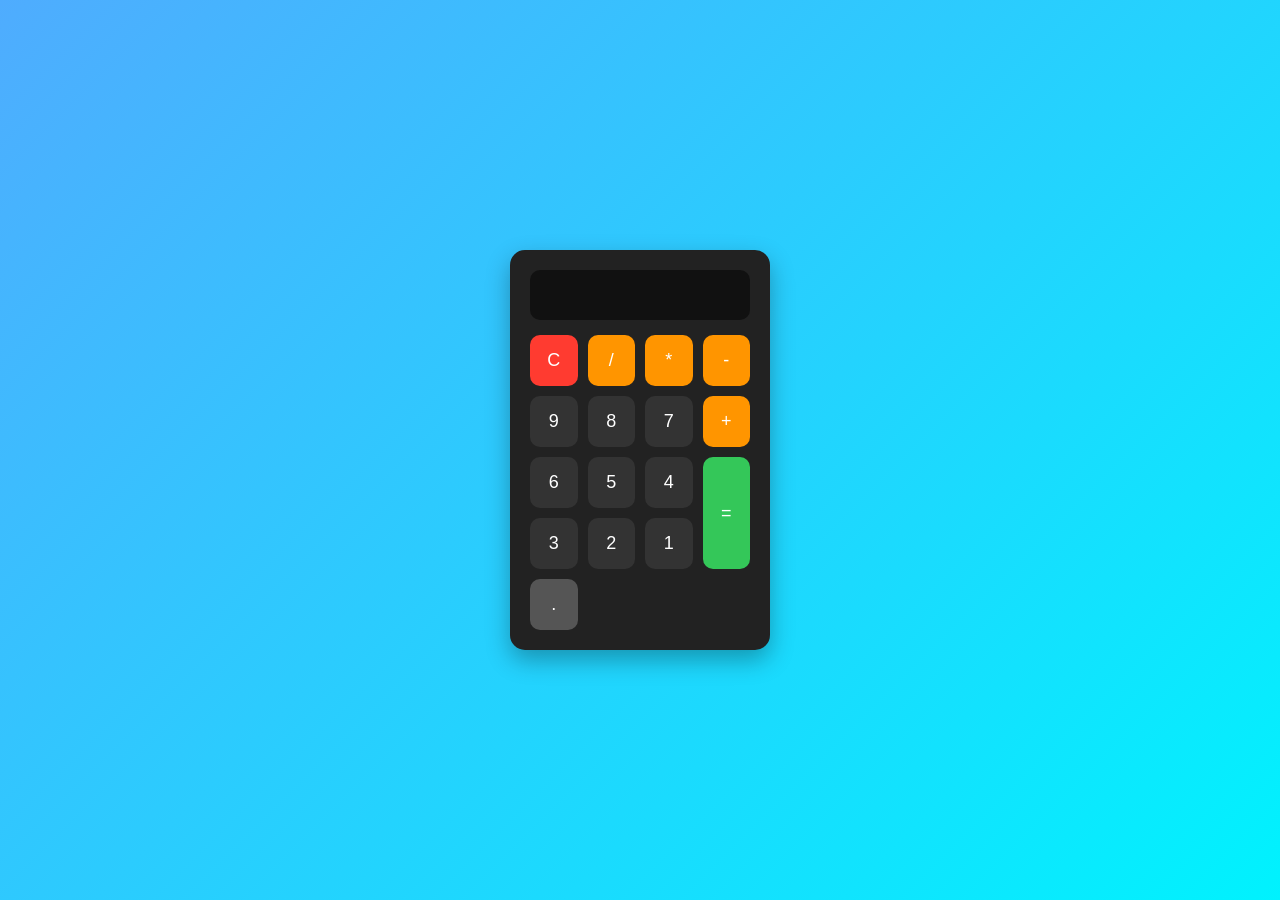
<file: calculator/index.html>
<!DOCTYPE html>
<html lang="en">
<head>
  <meta charset="UTF-8">
  <title>Calculator</title>
  <link rel="stylesheet" href="index.css">
</head>
<body>
  <div class="calculator">
    <input type="text" id="result" readonly>
    <div class="btns">
      <button class="clear">C</button>
      <button class="operator">/</button>
      <button class="operator">*</button>
      <button class="operator">-</button>
      <button class="number">9</button>
      <button class="number">8</button>
      <button class="number">7</button>
      <button class="operator">+</button>
      <button class="number">6</button>
      <button class="number">5</button>
      <button class="number">4</button>
      <button class="equal">=</button>
      <button class="number">3</button>
      <button class="number">2</button>
      <button class="number">1</button>
      <button class="decimal">.</button>
    </div>
  </div>
<script src="index.js"></script>
</body>
</html>
</file>
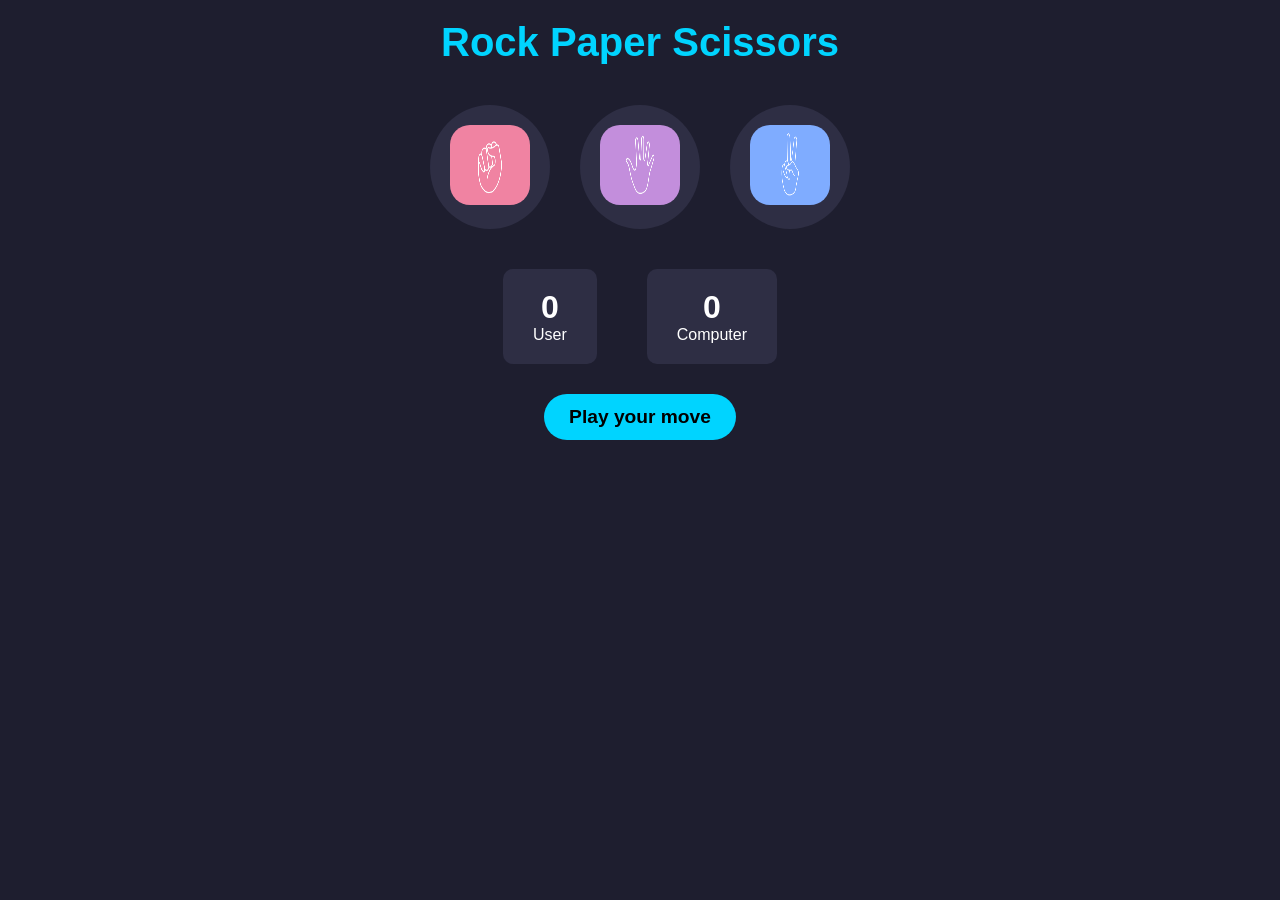
<file: Rock_paper_scisor-Games/index.html>
<!DOCTYPE html>
<html lang="en">
<head>
    <meta charset="UTF-8">
    <meta name="viewport" content="width=device-width, initial-scale=1.0">
    <title>Rock Paper Scissors game</title>
    <link rel="stylesheet" href="index.css">
</head>
<body>
    <h1>Rock Paper Scissors</h1>
    <div class="choices">
        <div class="choice" id="rock">
            <img src="rock.png">
        </div>
        <div class="choice" id="paper">
            <img src="paper.png">
        </div>
        <div class="choice" id="scissor">
            <img src="scissors.png">
        </div>
    </div>
    <div class="score_Board">
        <div class="score">
            <p id="user_Score">0</p>
            <p>User</p>
        </div>
        <div class="score">
            <p id="computer_Score">0</p>
            <p>Computer</p>
        </div>
    </div>
    <div class="msg_Container">
        <p id="msg">Play your move</p>
    </div>
    <script src="index.js"></script>
</body>
</html>
</file>
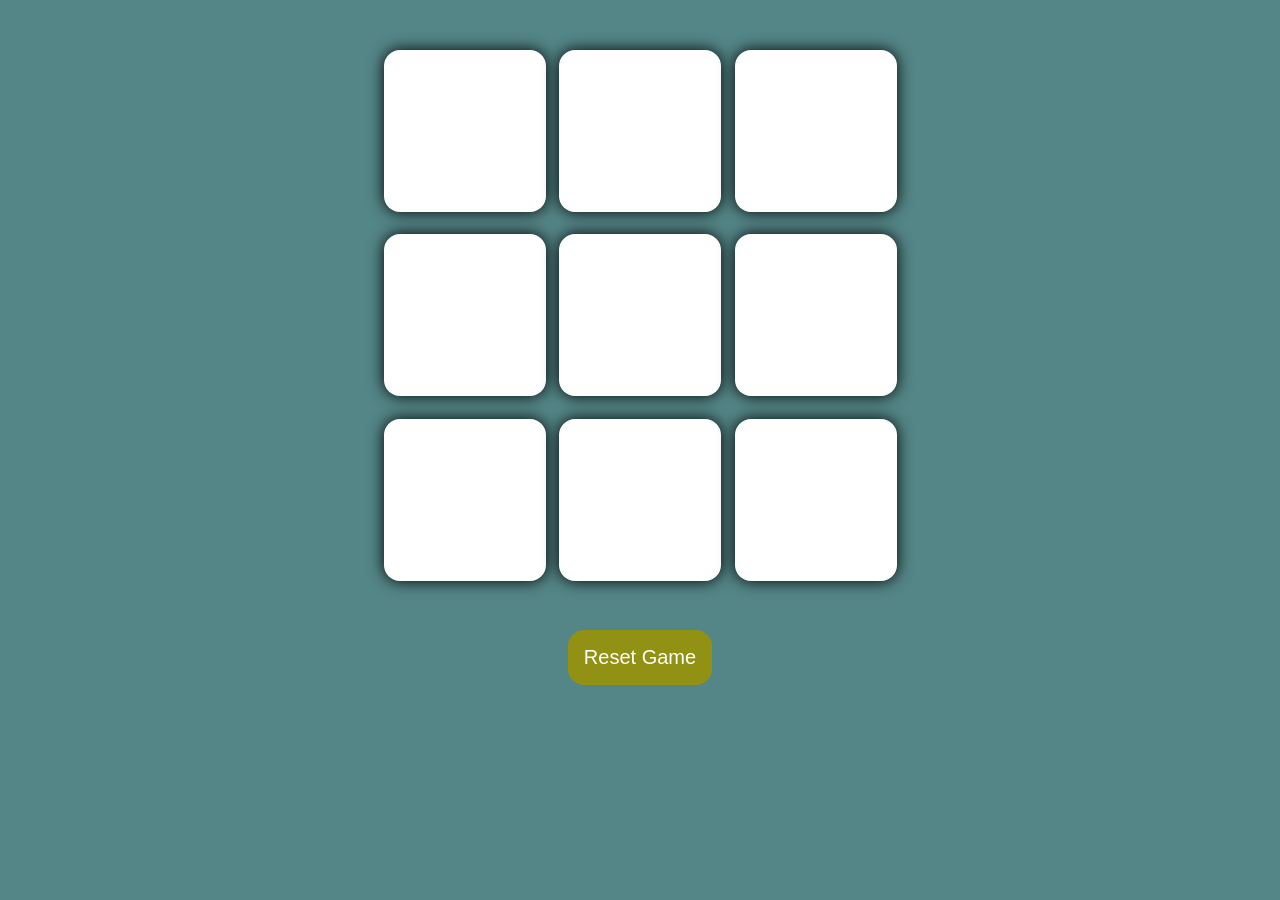
<file: Tic-Tac-Toe_Games/index.html>
<!DOCTYPE html>
<html lang="en">
<head>
    <meta charset="UTF-8">
    <meta name="viewport" content="width=device-width, initial-scale=1.0">
    <title>Tictok</title>
    <link rel="stylesheet" href="index.css">
</head>
<body>
    <div class="msg_container hide">
        <p class="msg">winner</p>
        <button id="new_btn">New Game</button>
    </div>
    <main>
        <!--h1>Tic Tac Toe</h1-->
        <div class="container">
        <div class="game">
            <button class="box"></button>
            <button class="box"></button>
            <button class="box"></button>
            <button class="box"></button>
            <button class="box"></button>
            <button class="box"></button>
            <button class="box"></button>
            <button class="box"></button>
            <button class="box"></button>
        </div>
        </div>
        <button id="restet_btn">Reset Game</button>
    </main>
    <!--button id="p1">gee</button-->
    <script src="index.js"></script>
</body>
</html>
</file>
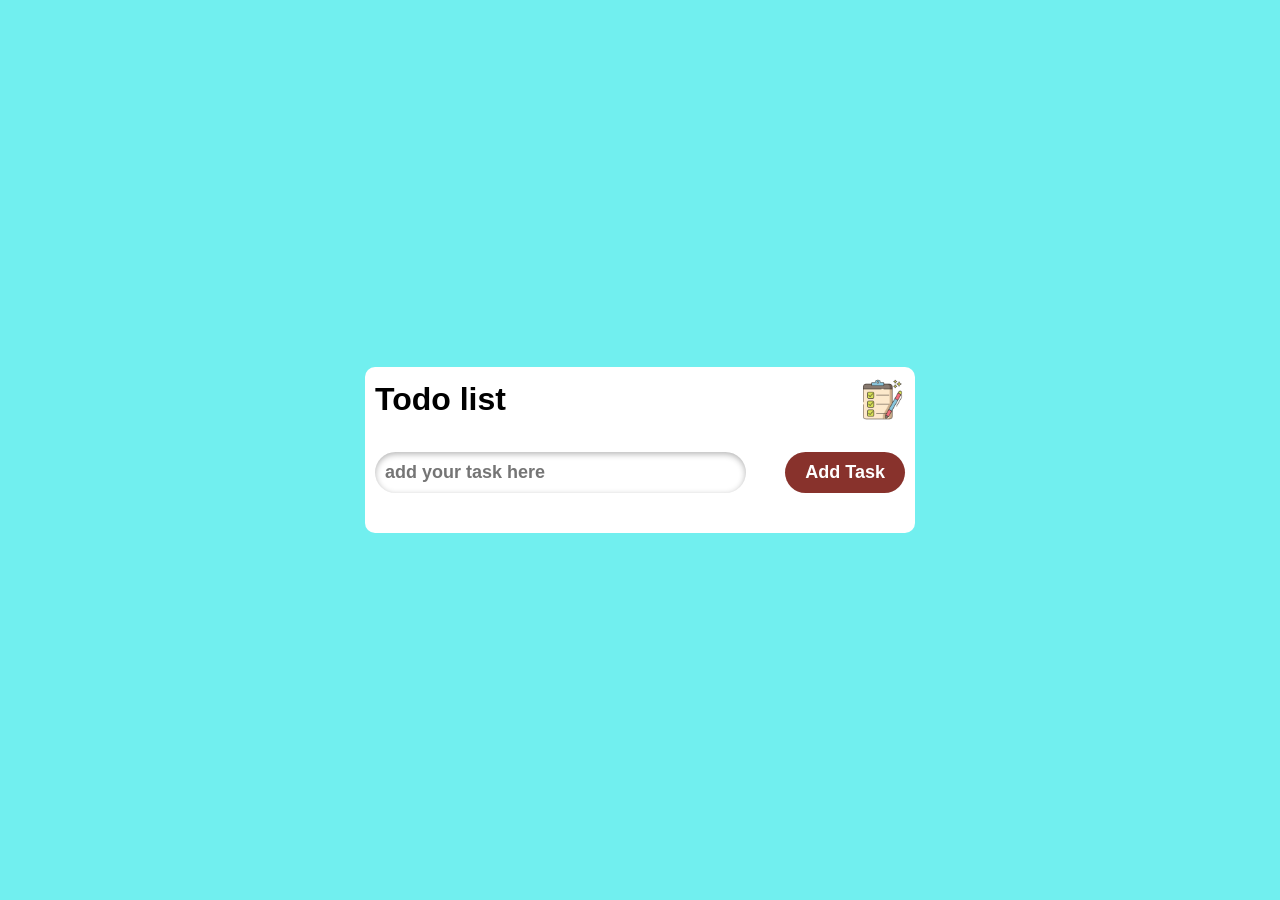
<file: Todo_List/index.html>
<!DOCTYPE html>
<html lang="en">
<head>
    <meta charset="UTF-8">
    <meta name="viewport" content="width=device-width, initial-scale=1.0">
    <title>Todo list projects</title>
     <link rel="stylesheet" href="index.css">
</head>
<body>
    <div class="todo_container">
        <h1>Todo list
            <img src="checklist_01.png" alt="">
        </h1>
        <div class="input">
            <input id="input_field" type="text" placeholder="add your task here">
            <button class="btn">Add Task</button>
        </div>
        <ul class="list_item">
            <!--li class="checked">Task 1</li>
            <li>Task 2</li>
            <li>Task 3</li-->
            
        </ul>
    </div>
    <script src="index.js"></script>
</body>
</html>
</file>
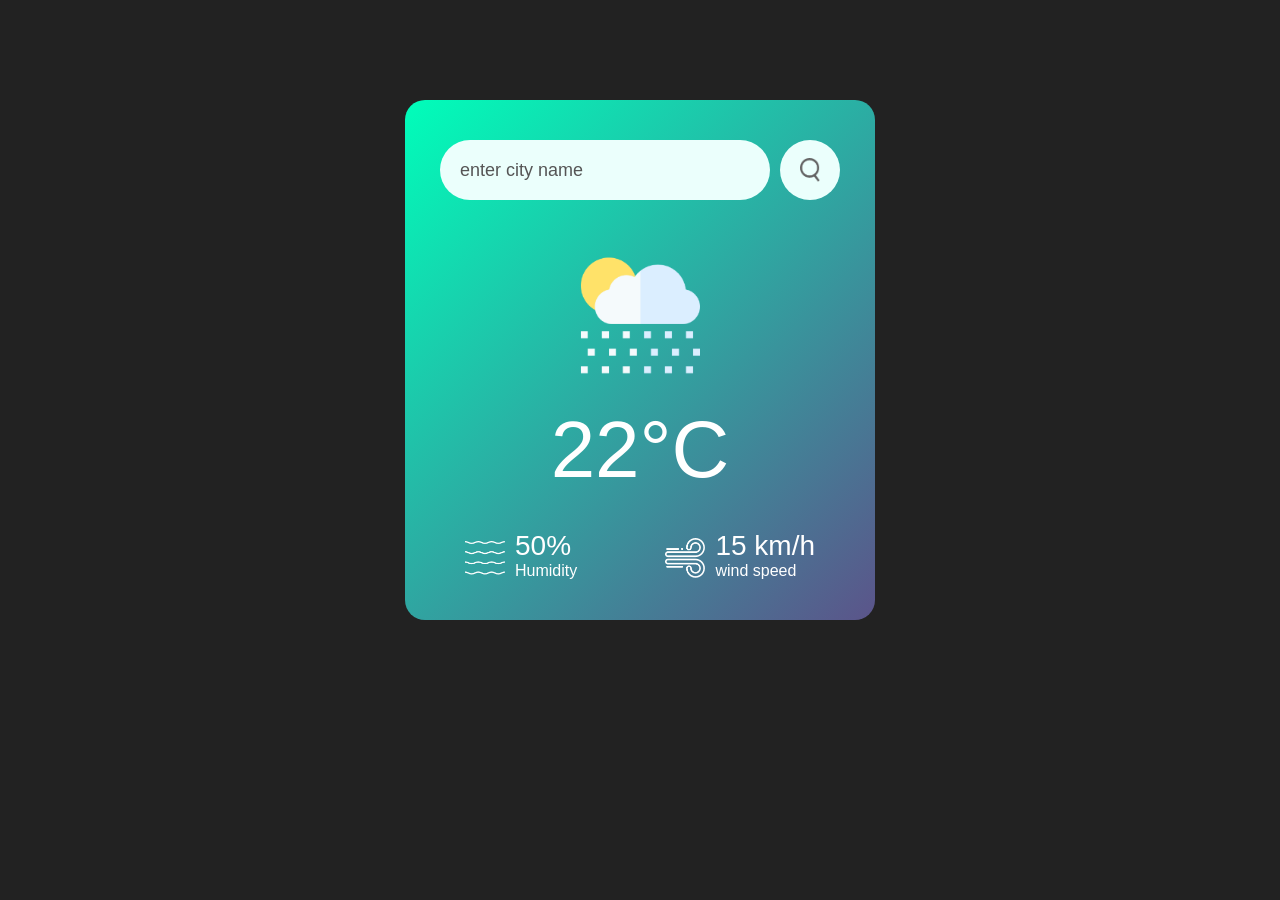
<file: weather_App/index.html>
<!DOCTYPE html>
<html lang="en">
<head>
    <meta charset="UTF-8">
    <meta name="viewport" content="width=device-width, initial-scale=1.0">
    <title>wheather app</title>
    <link rel="stylesheet" href="index.css">
</head>
<body>
    <div class="card">
        <div class="search">
            <input type="text" placeholder="enter city name">
            <button><img src="search.png"></button>
        </div>
        <div class="error">
            <p>invalid city name</p>
        </div>
        <div class="weather">
            <img src="rain.png" class="weather-icon">
            <h1 class="temp">22°C</h1>
            <h2 class="city"></h2>

            <div class="details">
                <div class="col">
                    <img src="humidity.png">
                    <div>
                        <p class="humudity">50%</p>
                        <p>Humidity</p>
                    </div>
                </div>

                <div class="col">
                    <img src="wind.png">
                    <div>
                        <p class="wind">15 km/h</p>
                        <p>wind speed</p>
                    </div>
                </div>
            </div>
        </div>
    </div>

    <script src="index.js"></script>
</body>
</html>
</file>
<file: calculator/index.css>
* {
  margin: 0;
  padding: 0;
  box-sizing: border-box;
  font-family: Arial, sans-serif;
}

body {
  height: 100vh;
  display: flex;
  justify-content: center;
  align-items: center;
  background: linear-gradient(135deg, #4facfe, #00f2fe);
}

.calculator {
  background: #222;
  padding: 20px;
  border-radius: 15px;
  box-shadow: 0 10px 25px rgba(0,0,0,0.3);
  width: 260px;
}

#result {
  width: 100%;
  height: 50px;
  margin-bottom: 15px;
  border: none;
  outline: none;
  text-align: right;
  font-size: 24px;
  padding: 10px;
  border-radius: 10px;
  background: #111;
  color: #fff;
}

.btns {
  display: grid;
  grid-template-columns: repeat(4, 1fr);
  gap: 10px;
}

button {
  padding: 15px;
  font-size: 18px;
  border: none;
  border-radius: 10px;
  cursor: pointer;
  transition: 0.2s;
}
.number {
  background: #333;
  color: #fff;
}
.number:hover {
  background: #444;
}
.operator {
  background: #ff9500;
  color: #fff;
}
.operator:hover {
  background: #e08900;
}
.equal {
  background: #34c759;
  color: #fff;
  grid-row: span 2;
}

.equal:hover {
  background: #28a745;
}

.clear {
  background: #ff3b30;
  color: #fff;
}

.clear:hover {
  background: #e02d22;
}

.decimal {
  background: #555;
  color: #fff;
}

.decimal:hover {
  background: #666;
}
</file>
<file: Rock_paper_scisor-Games/index.css>
* {
    margin: 0;
    padding: 0;
    box-sizing: border-box;
    font-family: Arial, sans-serif;
}

body {
    background-color: #1e1e2f;
    color: white;
    text-align: center;
}

/* Heading */
h1 {
    margin-top: 20px;
    font-size: 2.5rem;
    color: #00d4ff;
}

/* Choices section */
.choices {
    display: flex;
    justify-content: center;
    margin: 40px 0;
    gap: 30px;
}

.choice {
    background-color: #2e2e44;
    border-radius: 50%;
    padding: 20px;
    transition: transform 0.2s, background 0.3s;
    cursor: pointer;
}

.choice img {
    width: 80px;
    height: 80px;
    border-radius: 20px;
}

/* Hover effect */
.choice:hover {
    transform: scale(1.1);
    background-color: yellow;
}

/* Score board */
.score_Board {
    display: flex;
    justify-content: center;
    gap: 50px;
    margin: 20px 0;
}

.score {
    background-color: #2e2e44;
    padding: 20px 30px;
    border-radius: 10px;
}

.score p:first-child {
    font-size: 2rem;
    font-weight: bold;
}

/* Message box */
.msg_Container {
    margin-top: 30px;
}

#msg {
    display: inline-block;
    background-color: #00d4ff;
    color: black;
    padding: 12px 25px;
    border-radius: 25px;
    font-size: 1.2rem;
    font-weight: bold;
    cursor: pointer;
}
</file>
<file: Tic-Tac-Toe_Games/index.css>
*{
    margin: 0;
    padding: 0;
}
body{
     background-color: #548687;
     text-align: center;
}
.container{
    height: 70vh;
    display: flex;
    flex-wrap: wrap;
    justify-content: center;
    align-items: center;
}
.game{
    height: 60vmin;
    width: 60vmin;
    display: flex;
    flex-wrap: wrap;
    justify-content: center;
    align-items: center;
    gap: 1.5vmin;
}
.box{
    height: 18vmin;
    width: 18vmin;
    border-radius: 1rem;
    border: none;
    box-shadow: 0 0 1rem rgb(0, 0,3);
    font-size: 8vmin;
    color: #b0413e;
    background-color: #fff;
}
#restet_btn{
    padding: 1rem;
    font-size: 1.25rem;
    background-color: #919113;
    color: #fff;
    border-radius: 1rem;
    border: none;
}
#p1{
    height: 80px;
    width: 150px;
    border-radius: 1rem;
    margin: 20px;
}
#new_btn{
    padding: 1rem;
    font-size: 1.25rem;
    background-color: #919113;
    color: #fff;
    border-radius: 1rem;
    border: none;
}
.msg{
    color: #fff;
    font-size: 5vmin;
}
.msg_container{
    height: 40vmin;

}
.hide{
    display: none;
    
}
</file>
<file: Todo_List/index.css>
*{
    margin: 0;
    padding: 0;
    box-sizing: border-box;
    font-family: sans-serif;
}
body{
    background-color: rgb(113, 239, 239);
    width: 100%;
    height: 100vh;
}
img{
    width: 45px;
}
.todo_container{
    background-color: white;
    max-width: 550px;
    position: relative;
    top: 50%;
    left: 50%;
    transform: translate(-50% ,-50%);
    padding: 10px;
    border-radius: 10px;
    box-shadow: 0 ,3px 8px rgb(0,0,0,0.4);
}
h1{
    display: flex;
    align-items: center;
    justify-content: space-between;

}
.input{
    display: flex;
    align-items: center;
    justify-content: space-between;
    margin-top: 30px;
    margin-bottom: 30px;
}
#input_field{
    width: 70%;
    border: none;
    outline: none;
    padding: 10px;
    font-size: 18px;
    font-weight: 700;
    box-shadow: 0 2px 6px rgb(0,0,0,0.3) inset;
    border-radius: 30px;
}
.btn{
    padding: 10px 20px;
    border: none;
    border-radius: 30px;
    font-size: 18px;
    font-weight: 700;
    background-color: #88322c;
    color: white;
    cursor: pointer;
    transition: all 0.4s;
}
.btn:hover{
    background-color: #aeabab;
}
ul li{
    list-style: none;
    width: 100%;
    border:none;
    padding: 10px 50px;
    border-radius: 20px;
    margin-block: 20px;
    font-size: 18px;
    font-weight: 700;
    position: relative;
    user-select: none;
}
ul li::before{
    content: "";
    background: url(undone_02.png);
    background-size: cover;
    position: center;
    position: absolute;
    top: 6px;
    left: 8px;
    width: 30px;
    height: 30px;
}
.checked{
    background-color: #88322c;
    color: white;
}
.checked::before{
    background: url(done_01-removebg-preview.png);
    width: 30px;
    height: 30px;
    background-size: cover;
}
span{
    position: absolute;
    right:5px;
    top: 6px;
    font-size:25px;
    height: 30px;
    width: 30px;
    border-radius: 50%;
    text-align: center;
    cursor: pointer;
}
ul.li.checked span:hover{
    background-color:black;
    color:#ffc470;
}
.btn:hover{
     background-color: #ffc470;
}
</file>
<file: weather_App/index.css>
*{
    margin: 0;
    padding: 0;
    font-family: sans-serif;
    box-sizing: border-box;
}
body{
    background: #222;
}
.card{
    width: 90%;
    max-width: 470px;
    background: linear-gradient(135deg,#00feba,#5b548a);
    color: #fff;
    margin: 100px auto 0;
    border-radius: 20px;
    padding: 40px 35px;
    text-align: center;
}
.search{
    width: 100%;
    display: flex;
    align-items: center;
    gap: 10px;
}

.search input{
    border: none;
    outline: none;
    background: #ebfffc;
    color: #000;              
    padding: 10px 20px;
    height: 60px;
    border-radius: 30px;
    flex: 1;
    font-size: 18px;
}
.search input::placeholder{
    color: #555;
}
.search button{
    border: none;
    outline: none;
    background: #ebfffc;
    border-radius: 50%;
    height: 60px;
    width: 60px;
    cursor: pointer;
    display: flex;
    align-items: center;
    justify-content: center;
}
.search button img{
    width: 20px;
}

.weather-icon{
    width: 170px;
    margin-top: 30px;
}

.weather h1{
    font-size: 80px;
    font-weight: 500;
}

.weather h2{
    font-size: 45px;
    font-weight: 500;
    margin-top: -10px;
}

.details{
    display: flex;
    align-items: center;
    justify-content: space-between;
    padding: 0 25px;
    margin-top: 50px;
}

.col{
    display: flex;
    align-items: center;
    text-align: left;
}

.col img{
    width: 40px;
    margin-right: 10px;
}

.humudity,
.wind{
    font-size: 28px;
    margin-top: -6px;
}
.error{
    text-align: left;
    margin-left: 10px;
    font-size: 14px;
    margin-top: 10px;
    display: none;
}
</file>
